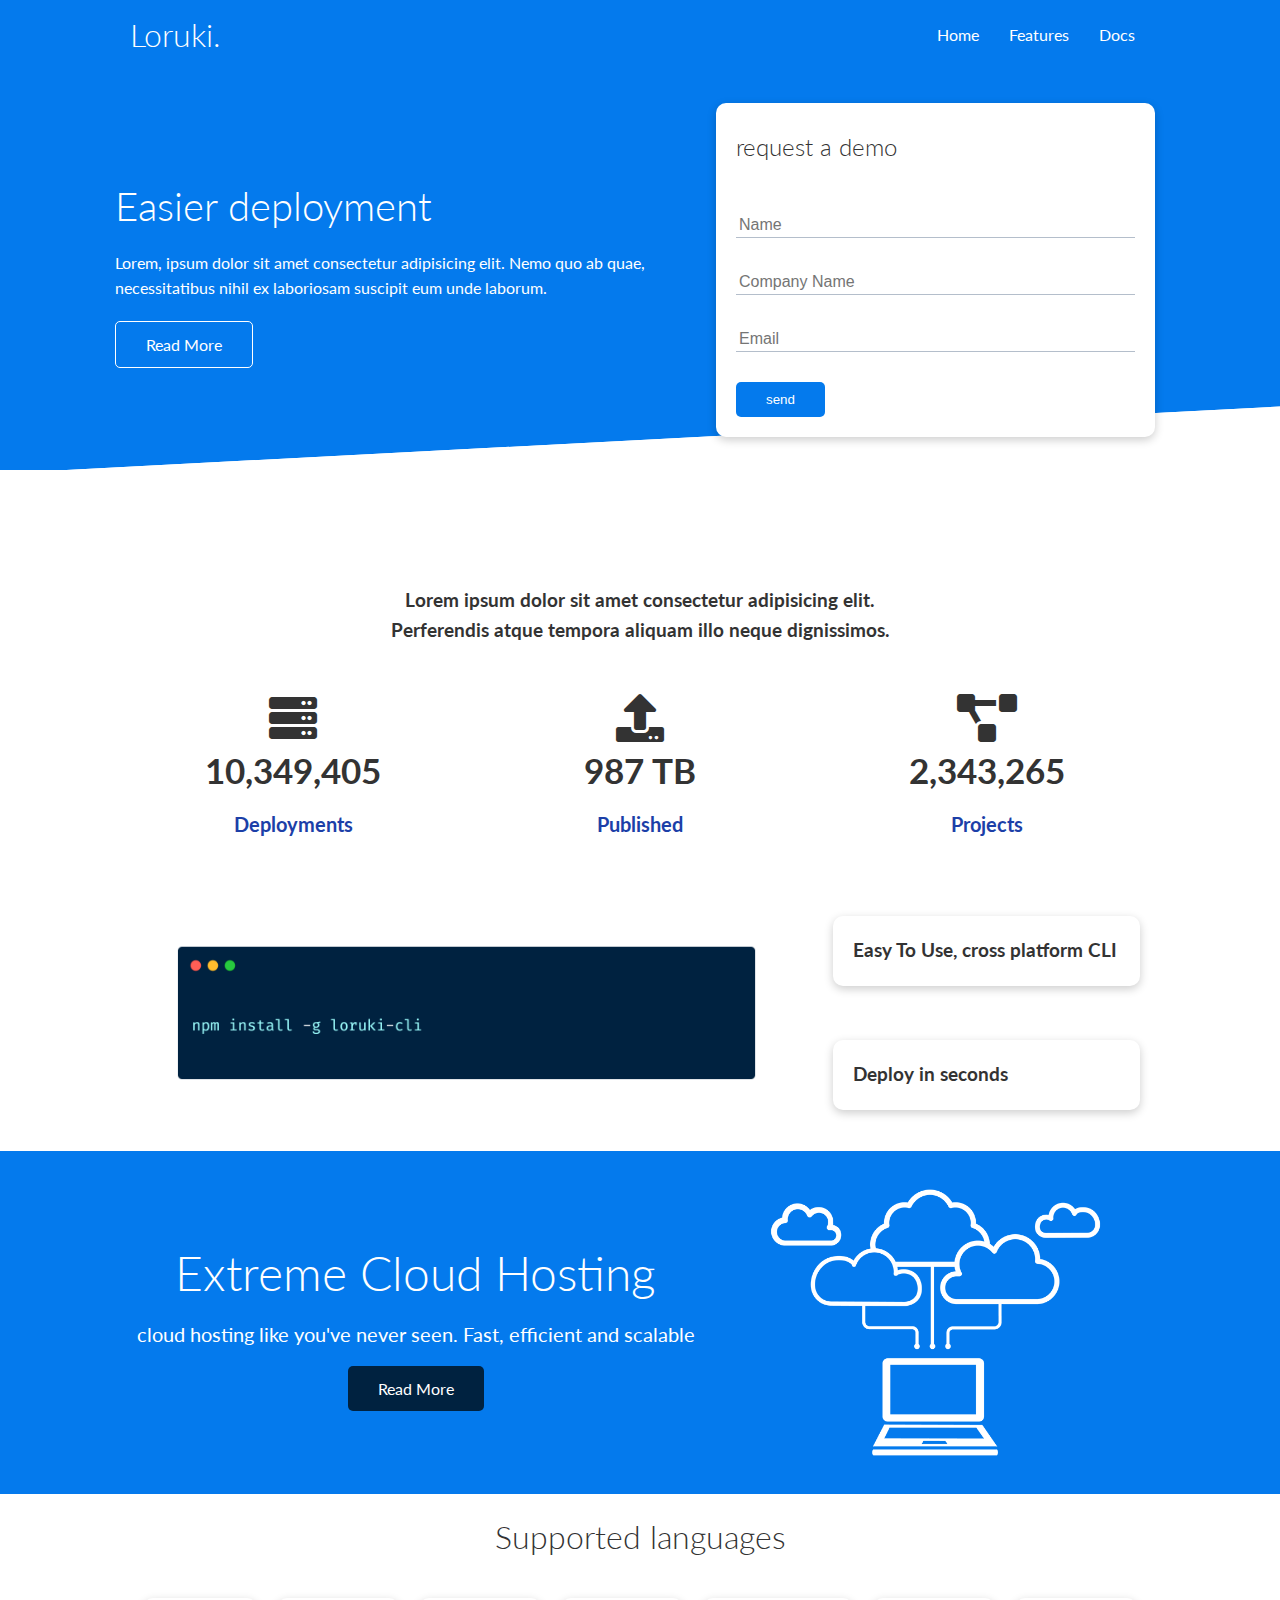
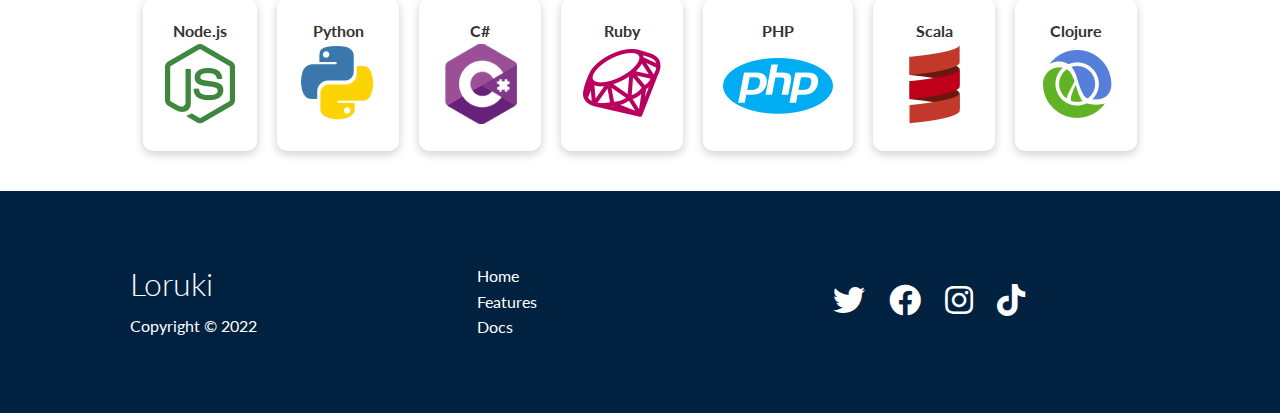
<file: index.html>
<!DOCTYPE html>
<html lang="en">
<head>
    <meta charset="UTF-8">
    <meta http-equiv="X-UA-Compatible" content="IE=edge">
    <meta name="viewport" content="width=device-width, initial-scale=1.0">
    <link rel="stylesheet" href="https://cdnjs.cloudflare.com/ajax/libs/font-awesome/5.15.4/css/all.min.css" integrity="sha512-1ycn6IcaQQ40/MKBW2W4Rhis/DbILU74C1vSrLJxCq57o941Ym01SwNsOMqvEBFlcgUa6xLiPY/NS5R+E6ztJQ==" crossorigin="anonymous" referrerpolicy="no-referrer" />
    <link rel="stylesheet" href="css/style.css">
    <link rel="stylesheet" href="css/utilities.css">
    <title>Loruki | Cloud hosting</title>
</head>
<body>

    <!-- navbar-->

    <div class="navbar">
        <div class="container flex">
            <h1 class="logo">Loruki.</h1>
            <nav>
                <ul>
                    <li><a href="index.html">Home</a></li>
                    <li><a href="features.html">Features</a></li>
                    <li><a href="docs.html">Docs</a></li>
                </ul>
            </nav>
        </div>
    </div>

<!-- Showcase -->
<section class="showcase">
    <div class="container grid">
        <div class="showcase-text">
            <h1>Easier deployment</h1>
            <p>Lorem, ipsum dolor sit amet consectetur adipisicing elit. Nemo quo ab quae, necessitatibus nihil ex laboriosam suscipit eum unde laborum.</p>
            <a href="featuers.html" class="btn btn-outline">Read More</a>
        </div>

        <div class="showcase-form card">
            <h2>request a demo</h2>
            <form name="contact" method="post" netlify-honeypot="bot-field" data-netlify="true">
                <input type="hidden" name="form-name" value="contact">
                <p class="hidden">
                <label>Don't fill this out if you are human: <input name="bot-field"/></label>
            </p>
                <div class="form-control">
                    <input type="text" name="Name" placeholder="Name" required>
                </div>
                <div class="form-control">
                    <input type="text" name="company" placeholder="Company Name" required>
                </div>
                <div class="form-control">
                    <input type="email" name="email" placeholder="Email" required>
                </div>
                <input type="submit" value="send" class="btn btn-primary">
            </form>
        </div>

    </div>
</section>

<!--stats-->
<section class="stats">
    <div class="container">
        <h3 class="stats-heading text-center my-1">
            Lorem ipsum dolor sit amet consectetur adipisicing elit. Perferendis atque tempora aliquam illo neque dignissimos.
        </h3>

        <div class="grid grid-3 text-center my-4">
            <div>
                <i class="fas fa-server fa-3x"></i>
                <h3>10,349,405</h3>
                <p class="text-secondary">Deployments</p>
            </div>
            <div>
                <i class="fas fa-upload fa-3x"></i>
                <h3>987 TB</h3>
                <p class="text-secondary">Published</p>
            </div>
            <div>
                <i class="fas fa-project-diagram fa-3x"></i>
                <h3>2,343,265</h3>
                <p class="text-secondary">Projects</p>
            </div>
        </div>
    </div>
</section>

<!-- CLI -->
<section class="cli">
    <div class="container grid">
        <img src="images/cli.png" alt="">
        <div class="card">
            <h3>Easy To Use, cross platform CLI</h3>
        </div>
        <div class="card">
            <h3>Deploy in seconds</h3>
        </div>
    </div>
</section>

<!-- cloud -->
<section class="cloud bg-primary my-2 py-2">
    <div class="container grid">
        <div class="text-center">
            <h2 class="lg">Extreme Cloud Hosting</h2>
            <p class="lead my-1">cloud hosting like you've never seen. Fast, efficient and scalable</p>
            <a href="features.html" class="btn btn-dark">Read More</a>
        </div>
        <img src="images/cloud.png" alt="">
    </div>
</section>

<!-- cloud -->
<section class="languages">
    <h2 class="md text-center my-2">
        Supported languages
    </h2>
    <div class="container flex">
        <div class="card">
            <h4>Node.js</h4>
            <img src="images/logos/node.png" alt="">
        </div>
        <div class="card">
            <h4>Python</h4>
            <img src="images/logos/python.png" alt="">
        </div>
        <div class="card">
            <h4>C#</h4>
            <img src="images/logos/csharp.png" alt="">
        </div>
        <div class="card">
            <h4>Ruby</h4>
            <img src="images/logos/ruby.png" alt="">
        </div>
        <div class="card">
            <h4>PHP</h4>
            <img src="images/logos/php.png" alt="">
        </div>
        <div class="card">
            <h4>Scala</h4>
            <img src="images/logos/scala.png" alt="">
        </div>
        <div class="card">
            <h4>Clojure</h4>
            <img src="images/logos/clojure.png" alt="">
        </div>
        
    </div>
</section>

<!-- footer -->

<footer class="footer bg-dark py-5">
    <div class="container grid grid-3">
        <div>
            <h1>Loruki</h1>
            <p>Copyright &copy; 2022</p>
        </div>
        <nav>
            <ul>
                <li><a href="index.html">Home</a></li>
                <li><a href="features.html">Features</a></li>
                <li><a href="docs.html">Docs</a></li>
            </ul>
        </nav>
        <div class="social">
            <a href="#"><i class="fab fa-twitter fa-2x"></i></a>
            <a href="#"><i class="fab fa-facebook fa-2x"></i></a>
            <a href="#"><i class="fab fa-instagram fa-2x"></i></a>
            <a href="#"><i class="fab fa-tiktok fa-2x"></i></a>
        </div>
    </div>
</footer>

</body>
</html>
</file>
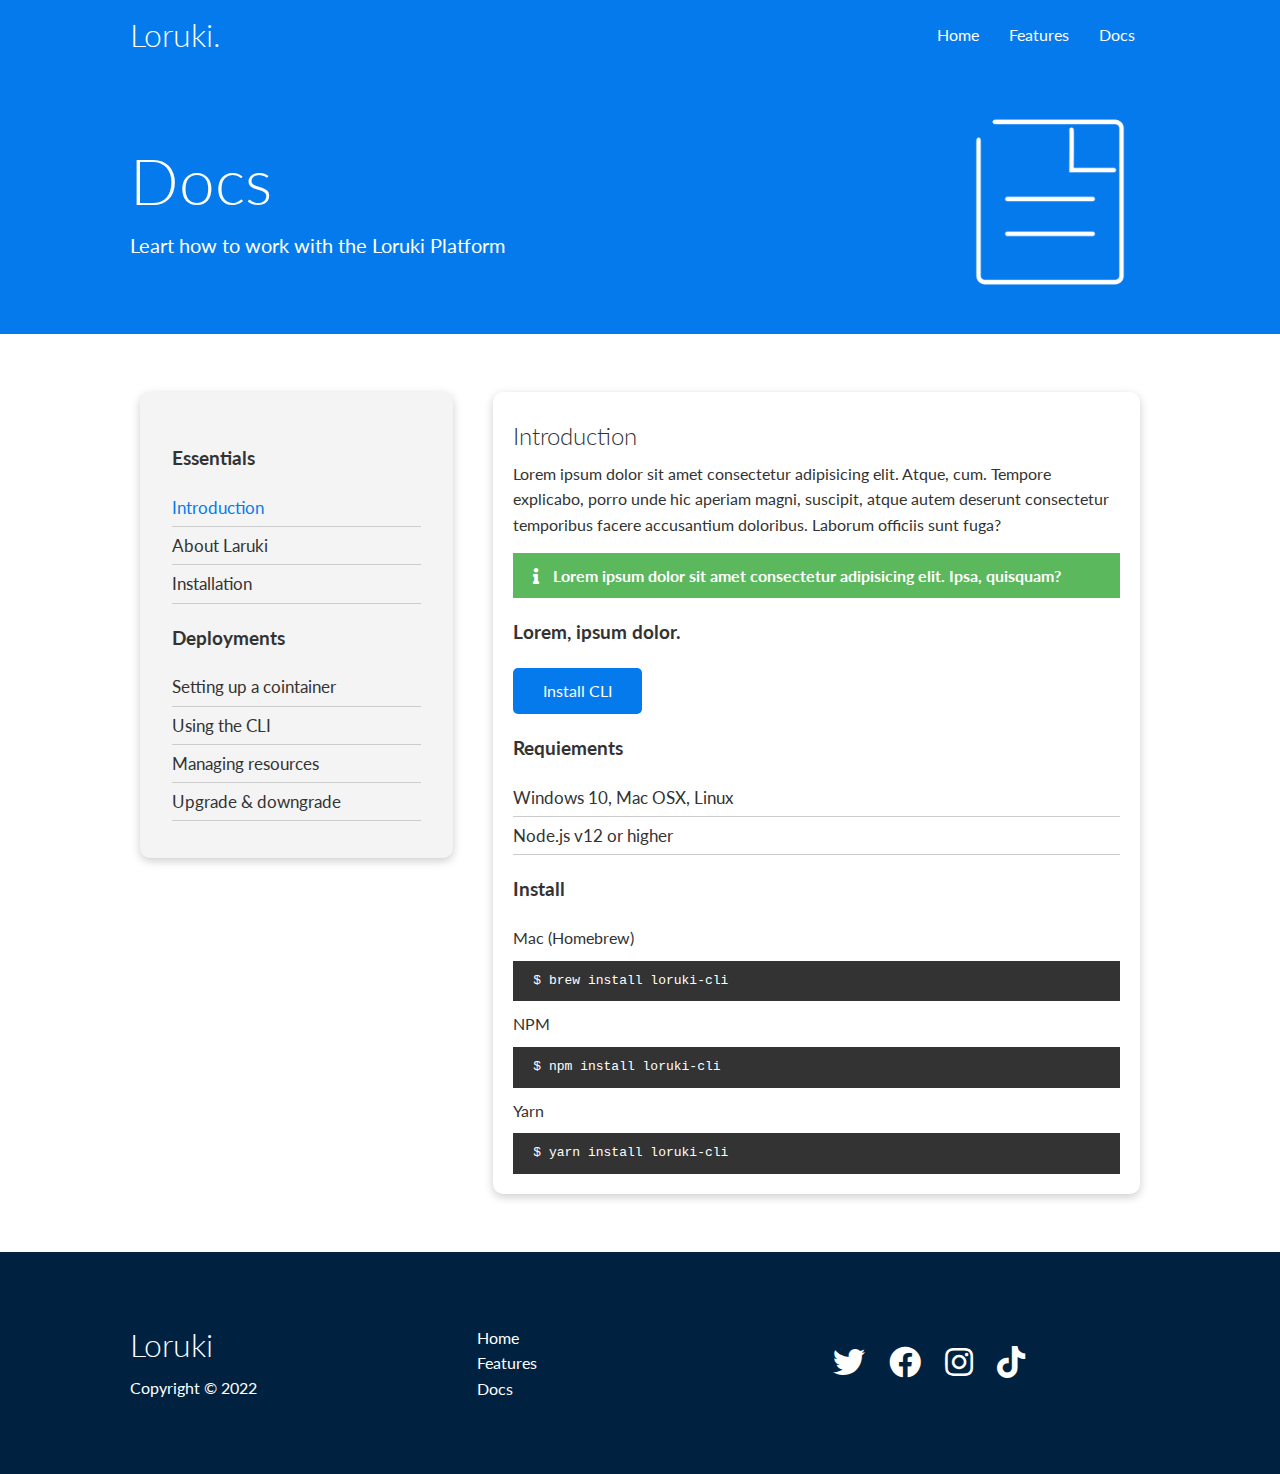
<file: docs.html>
<!DOCTYPE html>
<html lang="en">
<head>
    <meta charset="UTF-8">
    <meta http-equiv="X-UA-Compatible" content="IE=edge">
    <meta name="viewport" content="width=device-width, initial-scale=1.0">
    <link rel="stylesheet" href="https://cdnjs.cloudflare.com/ajax/libs/font-awesome/5.15.4/css/all.min.css" integrity="sha512-1ycn6IcaQQ40/MKBW2W4Rhis/DbILU74C1vSrLJxCq57o941Ym01SwNsOMqvEBFlcgUa6xLiPY/NS5R+E6ztJQ==" crossorigin="anonymous" referrerpolicy="no-referrer" />
    <link rel="stylesheet" href="css/style.css">
    <link rel="stylesheet" href="css/utilities.css">
    <title>Loruki | Cloud hosting</title>
</head>
<body>

<!-- navbar -->

    <div class="navbar">
        <div class="container flex">
            <h1 class="logo">Loruki.</h1>
            <nav>
                <ul>
                    <li><a href="index.html">Home</a></li>
                    <li><a href="features.html">Features</a></li>
                    <li><a href="docs.html">Docs</a></li>
                </ul>
            </nav>
        </div>
    </div>

<!-- Head -->
<section class="docs-head bg-primary py-3">
    <div class="container grid">
        <div>
            <h1 class="xl">Docs</h1>
            <p class="lead">Leart how to work with the Loruki Platform
            </p>

        </div>
        <img src="images/docs.png" alt="">
    </div>
</section>

<!-- docs main -->

<section class="docs-main my-4">
    <div class="container grid">
        <div class="card bg-light p-3">
            
                    <h3 class="my-2">Essentials</h3>
                    <nav>
                        <ul>
                            <li><a href="#" class="text-primary">Introduction</a></li>
                            <li><a href="#">About Laruki</a></li>
                            <li><a href="#">Installation</a></li>
                        </ul>
                    </nav>

                    <h3 class="my-2">Deployments</h3>
                    <nav>
                        <ul>
                            <li><a href="#">Setting up a cointainer</a></li>
                            <li><a href="#">Using the CLI</a></li>
                            <li><a href="#">Managing resources</a></li>
                            <li><a href="#">Upgrade & downgrade</a></li>
                        </ul>
                    </nav>          

        </div>

        <div class="card">
            <h2>Introduction</h2>
            <p>Lorem ipsum dolor sit amet consectetur adipisicing elit. Atque, cum. Tempore explicabo, porro unde hic aperiam magni, suscipit, atque autem deserunt consectetur temporibus facere accusantium doloribus. Laborum officiis sunt fuga?</p>
            <div class="alert alert-success">
                <i class="fas fa-info"></i> Lorem ipsum dolor sit amet consectetur adipisicing elit. Ipsa, quisquam?
            </div>

            <h3>Lorem, ipsum dolor.</h3>
            <a href="#" class="btn btn-primary">Install CLI</a>

            <h3>Requiements</h3>
            <nav>
                <ul>
                    <li>Windows 10, Mac OSX, Linux</li>
                    <li>Node.js v12 or higher</li>
                </ul>
            </nav>

            <h3>Install</h3>
            <p>Mac (Homebrew)</p>
            <pre><code>$ brew install loruki-cli</code></pre>
            <p>NPM</p>
            <pre><code>$ npm install loruki-cli</code></pre>
            <p>Yarn</p>
            <pre><code>$ yarn install loruki-cli</code></pre>
        </div>   
    </div>
</section>

<!-- footer -->

<footer class="footer bg-dark py-5">
    <div class="container grid grid-3">
        <div>
            <h1>Loruki</h1>
            <p>Copyright &copy; 2022</p>
        </div>
        <nav>
            <ul>
                <li><a href="index.html">Home</a></li>
                <li><a href="features.html">Features</a></li>
                <li><a href="docs.html">Docs</a></li>
            </ul>
        </nav>
        <div class="social">
            <a href="#"><i class="fab fa-twitter fa-2x"></i></a>
            <a href="#"><i class="fab fa-facebook fa-2x"></i></a>
            <a href="#"><i class="fab fa-instagram fa-2x"></i></a>
            <a href="#"><i class="fab fa-tiktok fa-2x"></i></a>
        </div>
    </div>
</footer>

</body>
</html>
</file>
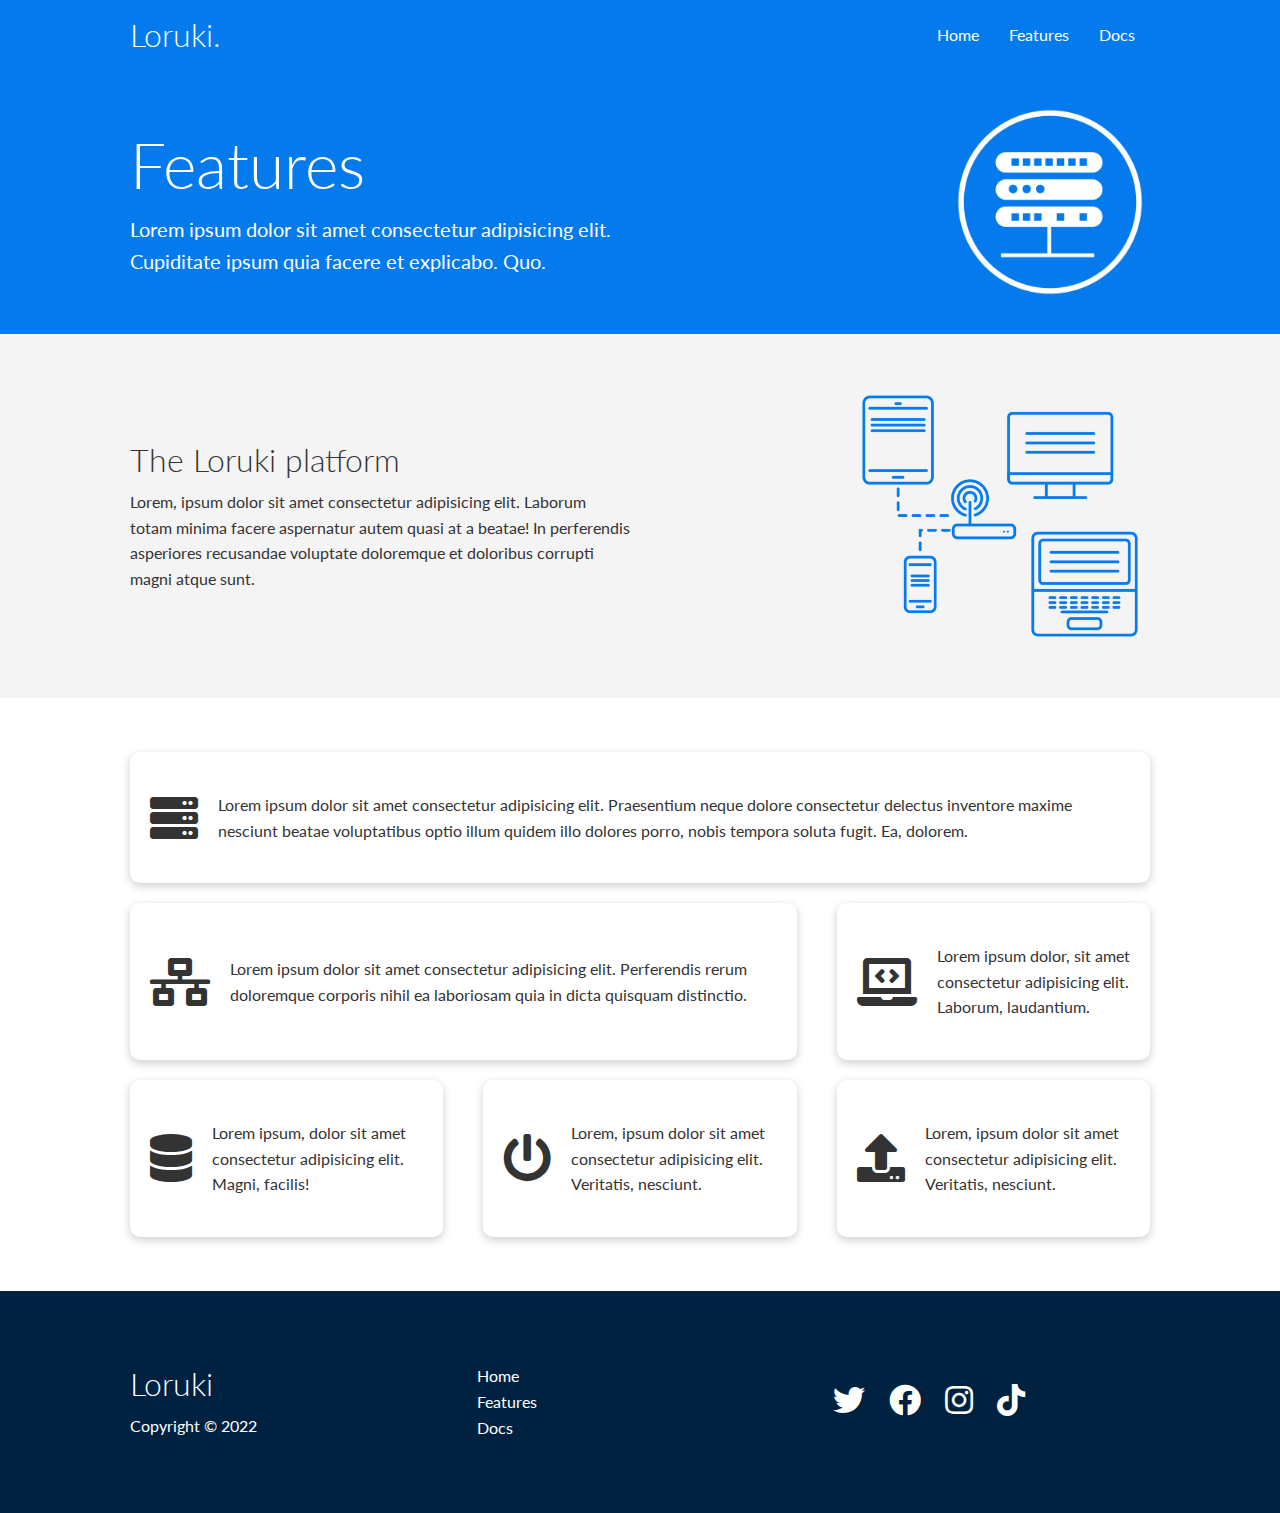
<file: features.html>
<!DOCTYPE html>
<html lang="en">
<head>
    <meta charset="UTF-8">
    <meta http-equiv="X-UA-Compatible" content="IE=edge">
    <meta name="viewport" content="width=device-width, initial-scale=1.0">
    <link rel="stylesheet" href="https://cdnjs.cloudflare.com/ajax/libs/font-awesome/5.15.4/css/all.min.css" integrity="sha512-1ycn6IcaQQ40/MKBW2W4Rhis/DbILU74C1vSrLJxCq57o941Ym01SwNsOMqvEBFlcgUa6xLiPY/NS5R+E6ztJQ==" crossorigin="anonymous" referrerpolicy="no-referrer" />
    <link rel="stylesheet" href="css/style.css">
    <link rel="stylesheet" href="css/utilities.css">
    <title>Loruki | Cloud hosting</title>
</head>
<body>

<!-- navbar -->

    <div class="navbar">
        <div class="container flex">
            <h1 class="logo">Loruki.</h1>
            <nav>
                <ul>
                    <li><a href="index.html">Home</a></li>
                    <li><a href="features.html">Features</a></li>
                    <li><a href="docs.html">Docs</a></li>
                </ul>
            </nav>
        </div>
    </div>

<!-- Head -->
<section class="features-head bg-primary py-3">
    <div class="container grid">
        <div>
            <h1 class="xl">Features</h1>
            <p class="lead">Lorem ipsum dolor sit amet consectetur adipisicing elit. Cupiditate ipsum quia facere et explicabo. Quo.
            </p>

        </div>
        <img src="images/server.png" alt="">
    </div>
</section>

<!-- Sub head -->

<section class="features-sub-head bg-light py-3">
    <div class="container grid">
        <div>
            <h1 class="md">The Loruki platform</h1>
            <p>Lorem, ipsum dolor sit amet consectetur adipisicing elit. Laborum totam minima facere aspernatur autem quasi at a beatae! In perferendis asperiores recusandae voluptate doloremque et doloribus corrupti magni atque sunt.
            </p>

        </div>
        <img src="images/server2.png" alt="">
    </div>
</section>

<section class="features-main my-2">
    <div class="container grid grid-3">
        <div class="card flex">
            <i class="fas fa-server fa-3x"></i>
            <p>Lorem ipsum dolor sit amet consectetur adipisicing elit. Praesentium neque dolore consectetur delectus inventore maxime nesciunt beatae voluptatibus optio illum quidem illo dolores porro, nobis tempora soluta fugit. Ea, dolorem.</p>
        </div>
        <div class="card flex">
            <i class="fas fa-network-wired fa-3x"></i>
            <p>Lorem ipsum dolor sit amet consectetur adipisicing elit. Perferendis rerum doloremque corporis nihil ea laboriosam quia in dicta quisquam distinctio.</p>
        </div>
        <div class="card flex">
            <i class="fas fa-laptop-code fa-3x"></i>
            <p>Lorem ipsum dolor, sit amet consectetur adipisicing elit. Laborum, laudantium.</p>
        </div>
        <div class="card flex">
            <i class="fas fa-database fa-3x"></i>
            <p>Lorem ipsum, dolor sit amet consectetur adipisicing elit. Magni, facilis!</p>
        </div>
        <div class="card flex">
            <i class="fas fa-power-off fa-3x"></i>
            <p>Lorem, ipsum dolor sit amet consectetur adipisicing elit. Veritatis, nesciunt.</p>
        </div>
        <div class="card flex">
            <i class="fas fa-upload fa-3x"></i>
            <p>Lorem, ipsum dolor sit amet consectetur adipisicing elit. Veritatis, nesciunt.</p>
        </div>
    </div>
</section>

<!-- footer -->

<footer class="footer bg-dark py-5">
    <div class="container grid grid-3">
        <div>
            <h1>Loruki</h1>
            <p>Copyright &copy; 2022</p>
        </div>
        <nav>
            <ul>
                <li><a href="index.html">Home</a></li>
                <li><a href="features.html">Features</a></li>
                <li><a href="docs.html">Docs</a></li>
            </ul>
        </nav>
        <div class="social">
            <a href="#"><i class="fab fa-twitter fa-2x"></i></a>
            <a href="#"><i class="fab fa-facebook fa-2x"></i></a>
            <a href="#"><i class="fab fa-instagram fa-2x"></i></a>
            <a href="#"><i class="fab fa-tiktok fa-2x"></i></a>
        </div>
    </div>
</footer>

</body>
</html>
</file>
<file: css/style.css>
@import url('https://fonts.googleapis.com/css2?family=Lato:wght@300&family=Space+Mono&display=swap');

:root{
    --primary-color: #047aed;
    --secondary-color: #1c3fa8;
    --dark-color: #002240;
    --light-color: #f4f4f4;
    --success-color: #5cb85c;
    --error-color: #d9534f;
}

*{
    box-sizing: border-box;
    padding: 0;
    margin: 0;
}

body {
    font-family: 'Lato', sans-serif;
    color: #333;
    line-height: 1.6;
}

ul{
        list-style-type: none;
}

a{
    text-decoration: none;
    color: #333;
}

h1,
h2 {
    font-weight: 300;
    line-height: 1.2;
    margin: 10px 0;
}

p {
    margin: 10px 0;
}

img {
    width: 100%;
}

code, pre {
    background: #333;
    color: #fff;
    padding: 10px;
}

.hidden {
    visibility: hidden;
    height: 0;
}

/* Navbar styling */

.navbar {
    background-color: var(--primary-color);
    color: #fff;
    height: 70px;
    

}

.navbar ul {
    display: flex;
}

.navbar a {
    color: #fff;
    padding: 10px;
    margin: 0 5px;
}

.navbar a:hover {
    border-bottom: 2px #fff solid;
}

.navbar .flex {
    justify-content: space-between;
    animation: slideInFromTop 1.5s ease-in-out;
}

/*Showcase*/

.showcase {
    height: 400px;
    background-color: var(--primary-color);
    color: #fff;
    position: relative;
}


.showcase h1 {
    font-size: 40px;
}

.showcase p {
    margin: 20px 0;
}

.showcase .grid {
    overflow: visible;
    grid-template-columns: 55% 45%;
    gap: 30px;
}

.showcase-text {
    animation: slideInFromLeft 1.5s ease-in-out;
}

.showcase-form {
    position: relative;
    top: 60 px;
    height: 350 px;
    width: 400 px;
    padding: 40 px;
    z-index: 100;
    justify-self: flex-end;
    animation: slideInFromRight 1.5s ease-in-out;
}

.showcase-form .form-control {
    margin: 30px 0;
}

.showcase-form input[type="text"], 
.showcase-form input[type="email"] {
    border: 0;
    border-bottom: 1px solid #b4becb;
    width: 100%;
    padding: 3px;
    font-size: 16px;
}

.showcase-form input:focus {
    outline: none;
}

.showcase::before,
.showcase::after {
    content: '';
    position: absolute;
    height: 100px;
    bottom: -70px;
    right: 0;
    left: 0;
    background: #fff;
    transform:skewY(-3deg);
    -webkit-transform:skewY(-3deg);
    -moz-transform:skewY(-3deg);
    -ms-transform:skewY(-3deg);
}

/* Stats */

.stats  {
    padding-top: 100px;
    animation: slideInFromBottom 1.5s ease-in-out;
}

.stats-heading {
    max-width: 500px;
    margin: auto;
}

.stats .grid h3 {
    font-size: 35px;
}

.stats .grid p {
    font-size: 20px;
    font-weight: bold;
}

/* cli */

.cli {
    animation: slideInFromBottom 1.5s ease-in-out;
}

.cli .grid{
    grid-template-columns: repeat(3, 1fr);
    grid-template-rows: repeat(2, 1fr);
}

.cli .grid >*:first-child {
    grid-column: 1/ span 2;
    grid-row: 1/span 2;
}

/* cloud*/
.cloud .grid {
    grid-template-columns: 4fr 3fr;
}

/* language*/

.languages .flex {
    flex-wrap: wrap;
}

.languages .card {
    text-align: center;
    margin: 18px 10px 40px;
    transition: transform 0.5s ease-out;
}

.languages .card .h4 {
    font-size: 20px;
    margin-bottom: 10px;
}

.languages .card:hover {
    transform: translateY(-15px);
}

/* Features*/

.features-head img, 
.docs-head img {
    width: 200px;
    justify-self: flex-end;
}

.features-sub-head img {
    width: 300px;
    justify-self: flex-end;
}

.features-main .card > i {
    margin-right: 20px;
}

.features-main .grid {
    padding: 30px;
}

.features-main .grid > *:first-child {
    grid-column: 1 / span 3;
}

.features-main .grid > *:nth-child(2) {
    grid-column: 1 / span 2;
}

/* docs */

.docs-main h3 {
    margin: 20px 0;
}

.docs-main .grid {
    grid-template-columns: 1fr 2fr;
    align-items: flex-start;
}

.docs-main nav li {
    font-size: 17px;
    padding-bottom: 5px;
    margin-bottom: 5px;
    border-bottom: 1px #ccc solid;
}

.docs-main a:hover {
    font-weight: bold;
}





/* footer*/

.footer .social a{
    margin: 0 10px;
}

/* Animations */

@keyframes slideInFromLeft {
    0% {
        transform: translateX(-150%);
    }

    100% {
        transform: translateX(0);
    }
}

@keyframes slideInFromRight {
    0% {
        transform: translateX(200%);
    }

    100% {
        transform: translateX(0);
    }
}

@keyframes slideInFromTop {
    0% {
        transform: translateY(-100%);
    }

    100% {
        transform: translateY(0);
    }
}

@keyframes slideInFromBottom {
    0% {
        transform: translatey(100%);
    }

    100% {
        transform: translateY(0);
    }
}

/* Tablets & under*/

@media(max-width: 768px){
    .grid,
    .showcase .grid,
    .stats .grid,
    .cli .grid,
    .cloud .grid,
    .footer .grid, 
    .features-head .grid,
    .features-sub-head .grid,
    .features-main .grid,
    .docs-main .grid,
    .docs-head .grid {
        grid-template-columns: 1fr;
        grid-template-rows: 1fr;
    }

    .showcase {
        height: auto; 
    }

    .showcase-text {
        text-align: center;
        margin-top: 40px;
    }

    .showcase-form,
    .features-head img,
    .features-sub-head img, 
    .docs-head img{
       justify-self: center;
       margin: auto;
    }

    .cli .grid >*:first-child {
        grid-column: 1;
        grid-row: 1/span 2;
    }

    .footer {
        text-align: center;
    }

    .features-main .grid > *:first-child,
    .features-main .grid > *:nth-child(2) {
        grid-column: 1;
        grid-row: 1/span 2;
    }
}

/* Mobile*/

@media(max-width: 500px){
    .navbar {
        height: 110px;
    }

    .navbar .flex {
        flex-direction: column;
    }

    .navbar ul {
        padding: 10px;
        background-color: rgba(0, 0, 0, 0.2);
        border-radius: 10px;
    }
}
</file>
<file: css/utilities.css>
/* Utilities */

.container {
    max-width: 1100px;
    margin: 0 auto;
    overflow: auto;
    padding: 0 40px;
}

.card {
    background-color: #fff;
    color: #333;
    border-radius: 10px;
    box-shadow: 0 3px 10px rgba(0, 0, 0, 0.2);
    padding: 20px;
    margin: 10px;
}

.btn {
    display: inline-block;
    padding: 10px 30px;
    cursor: pointer;
    background: var(--primary-color);
    color: #fff;
    border: none;
    border-radius: 5px;
    }

.btn-outline {
    background-color: transparent;
    border: 1px #fff solid;
}

.btn:hover {
    transform: scale(0.98);
}

/*background & color buttons*/

.bg-primary, 
.btn-primary {
    background-color: var(--primary-color);
    color: #fff;
}

.bg-secondary, 
.btn-secondary {
    background-color: var(--secondary-color);
    color: #fff;
}

.bg-dark, 
.btn-dark {
    background-color: var(--dark-color);
    color: #fff;
}

.bg-light, 
.btn-light {
    background-color: var(--light-color);
    color: #333;
}

.bg-primary a, 
.btn-primary a,
.bg-secondary a, 
.btn-secondary a,
.bg-dark a, 
.btn-dark a {
    color: #fff;
}

/* text colors */
.text-primary {
    color: var(--primary-color);
    
}

.text-secondary{
    color: var(--secondary-color);
    
}

.text-dark {
    color: var(--dark-color);
    
}

.text-light {
    color: var(--light-color);
    
}

/* text sizes*/

.lead {
    font-size: 20px;
}

.sm {
    font-size: 1rem;
}

.md {
    font-size: 2rem;
}

.lg {
    font-size: 3rem;
}

.xl {
    font-size: 4rem;
}

.text-center {
    text-align: center;
}

/* Alert */

.alert  {
    background-color: var(--light-color);
    padding: 10px 20px;
    font-weight: bold;
    margin: 15px 0;
}

.alert i{
    margin-right: 10px;
}

.alert-success {
    background-color: var(--success-color);
    color: #fff;
}

.alert-error {
    background-color: var(--success-error);
    color: #fff;
}

.flex {
    display: flex;
    justify-content: center;
    align-items: center;
    height: 100%;
}

.grid {
    display: grid;
    grid-template-columns: repeat(2, 1fr);
    gap: 20px;
    justify-content: center;
    align-items: center;
    height: 100%;
}

.grid-3{
    grid-template-columns: repeat(3, 1fr);
}

/*Margins*/

.my-1 {
    margin: 1rem auto;
}

.my-2 {
    margin: 1.5rem 0;
}

.my-3 {
    margin: 2rem 0;
}

.my-4 {
    margin: 3rem 0;
}

.my-5 {
    margin: 4rem 0;
}

.m-1 {
    margin: 1rem;
}

.m-2 {
    margin: 1.5rem;
}

.m-3 {
    margin: 2rem;
}

.m-4 {
    margin: 3rem;
}

.m-5 {
    margin: 4rem;
}

/*Padding*/

.py-1 {
    padding: 1rem 0;
}

.py-2 {
    padding: 1.5rem 0;
}

.py-3 {
    padding: 2rem 0;
}

.py-4 {
    padding: 3rem 0;
}

.py-5 {
    padding: 4rem 0;
}

.p-1 {
    padding: 1rem;
}

.p-2 {
    padding: 1.5rem;
}

.p-3 {
    padding: 2rem;
}

.p-4 {
    padding: 3rem;
}

.p-5 {
    padding: 4rem;
}
</file>
